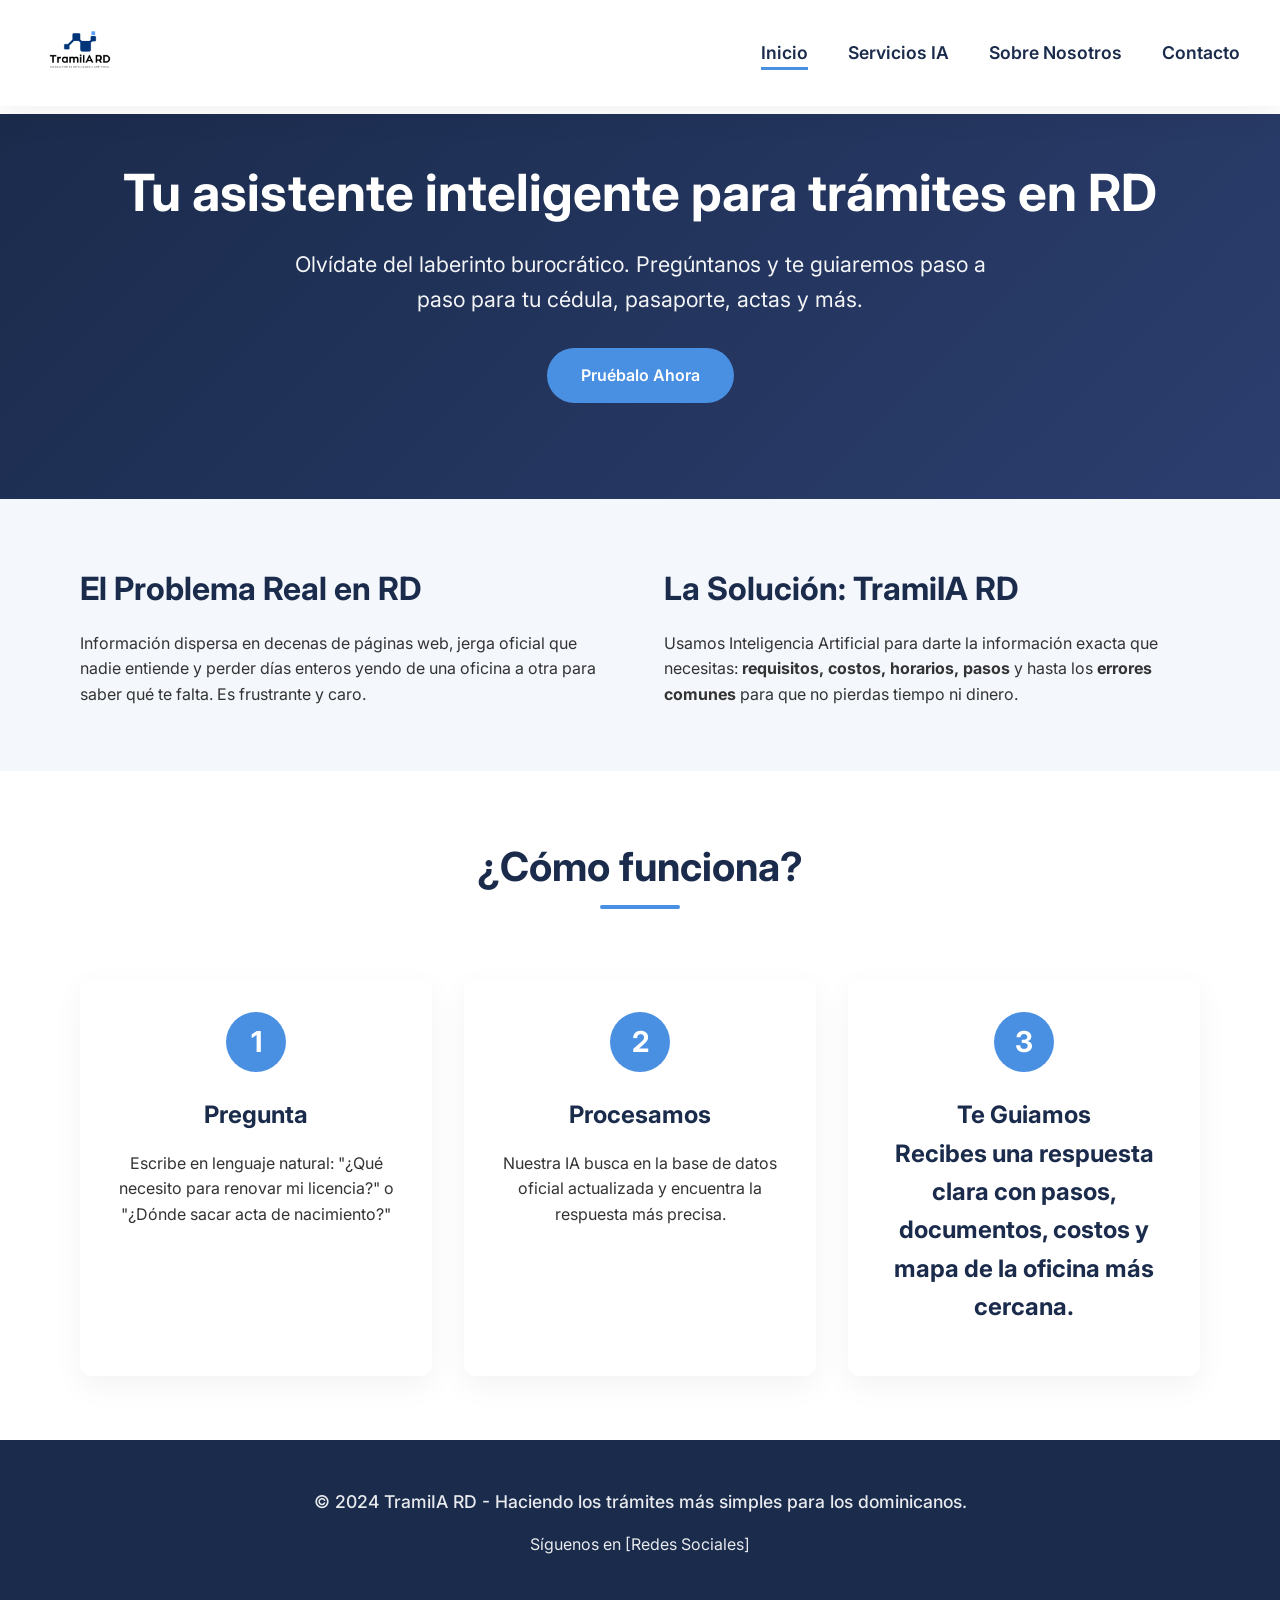
<file: index.html>
<!DOCTYPE html>
<html lang="es">
<head>
    <meta charset="UTF-8">
    <meta name="viewport" content="width=device-width, initial-scale=1.0">
    <title>TramiIA RD - Inicio</title>
    <link rel="stylesheet" href="css/estilo.css">
    <link rel="preconnect" href="https://fonts.googleapis.com">
    <link rel="preconnect" href="https://fonts.gstatic.com" crossorigin>
    <link href="https://fonts.googleapis.com/css2?family=Inter:opsz,wght@14..32,400;14..32,600;14..32,700&display=swap" rel="stylesheet">
</head>
<body>
    <header class="header">
        <div class="container header-container">
            <div class="logo">
                <img src="imagenes/TramiIA RD.jpg" alt="Logo TramiIA RD" width="150">
            </div>
            <nav class="nav-menu">
                <ul>
                    <li><a href="index.html" class="active">Inicio</a></li>
                    <li><a href="servicios.html">Servicios IA</a></li>
                    <li><a href="sobre-nosotros.html">Sobre Nosotros</a></li>
                    <li><a href="contacto.html">Contacto</a></li>
                </ul>
            </nav>
        </div>
    </header>

    <main>
        <section class="hero">
            <div class="container hero-content">
                <h1>Tu asistente inteligente para trámites en RD</h1>
                <p>Olvídate del laberinto burocrático. Pregúntanos y te guiaremos paso a paso para tu cédula, pasaporte, actas y más.</p>
                <a href="servicios.html" class="btn btn-primary">Pruébalo Ahora</a>
            </div>
        </section>

        <section class="problema-solucion">
            <div class="container grid-2">
                <div class="problema">
                    <h2>El Problema Real en RD</h2>
                    <p>Información dispersa en decenas de páginas web, jerga oficial que nadie entiende y perder días enteros yendo de una oficina a otra para saber qué te falta. Es frustrante y caro.</p>
                </div>
                <div class="solucion">
                    <h2>La Solución: TramiIA RD</h2>
                    <p>Usamos Inteligencia Artificial para darte la información exacta que necesitas: <strong>requisitos, costos, horarios, pasos</strong> y hasta los <strong>errores comunes</strong> para que no pierdas tiempo ni dinero.</p>
                </div>
            </div>
        </section>

        <section class="como-funciona">
            <div class="container">
                <h2>¿Cómo funciona?</h2>
                <div class="pasos-grid">
                    <div class="paso">
                        <span class="numero-paso">1</span>
                        <h3>Pregunta</h3>
                        <p>Escribe en lenguaje natural: "¿Qué necesito para renovar mi licencia?" o "¿Dónde sacar acta de nacimiento?"</p>
                    </div>
                    <div class="paso">
                        <span class="numero-paso">2</span>
                        <h3>Procesamos</h3>
                        <p>Nuestra IA busca en la base de datos oficial actualizada y encuentra la respuesta más precisa.</p>
                    </div>
                    <div class="paso">
                        <span class="numero-paso">3</span>
                        <h3>Te Guiamos</p>
                        <p>Recibes una respuesta clara con pasos, documentos, costos y mapa de la oficina más cercana.</p>
                    </div>
                </div>
            </div>
        </section>
    </main>

    <footer class="footer">
        <div class="container footer-content">
            <p>&copy; 2024 TramiIA RD - Haciendo los trámites más simples para los dominicanos.</p>
            <p>Síguenos en [Redes Sociales]</p>
        </div>
    </footer>
</body>
</html>
</file>
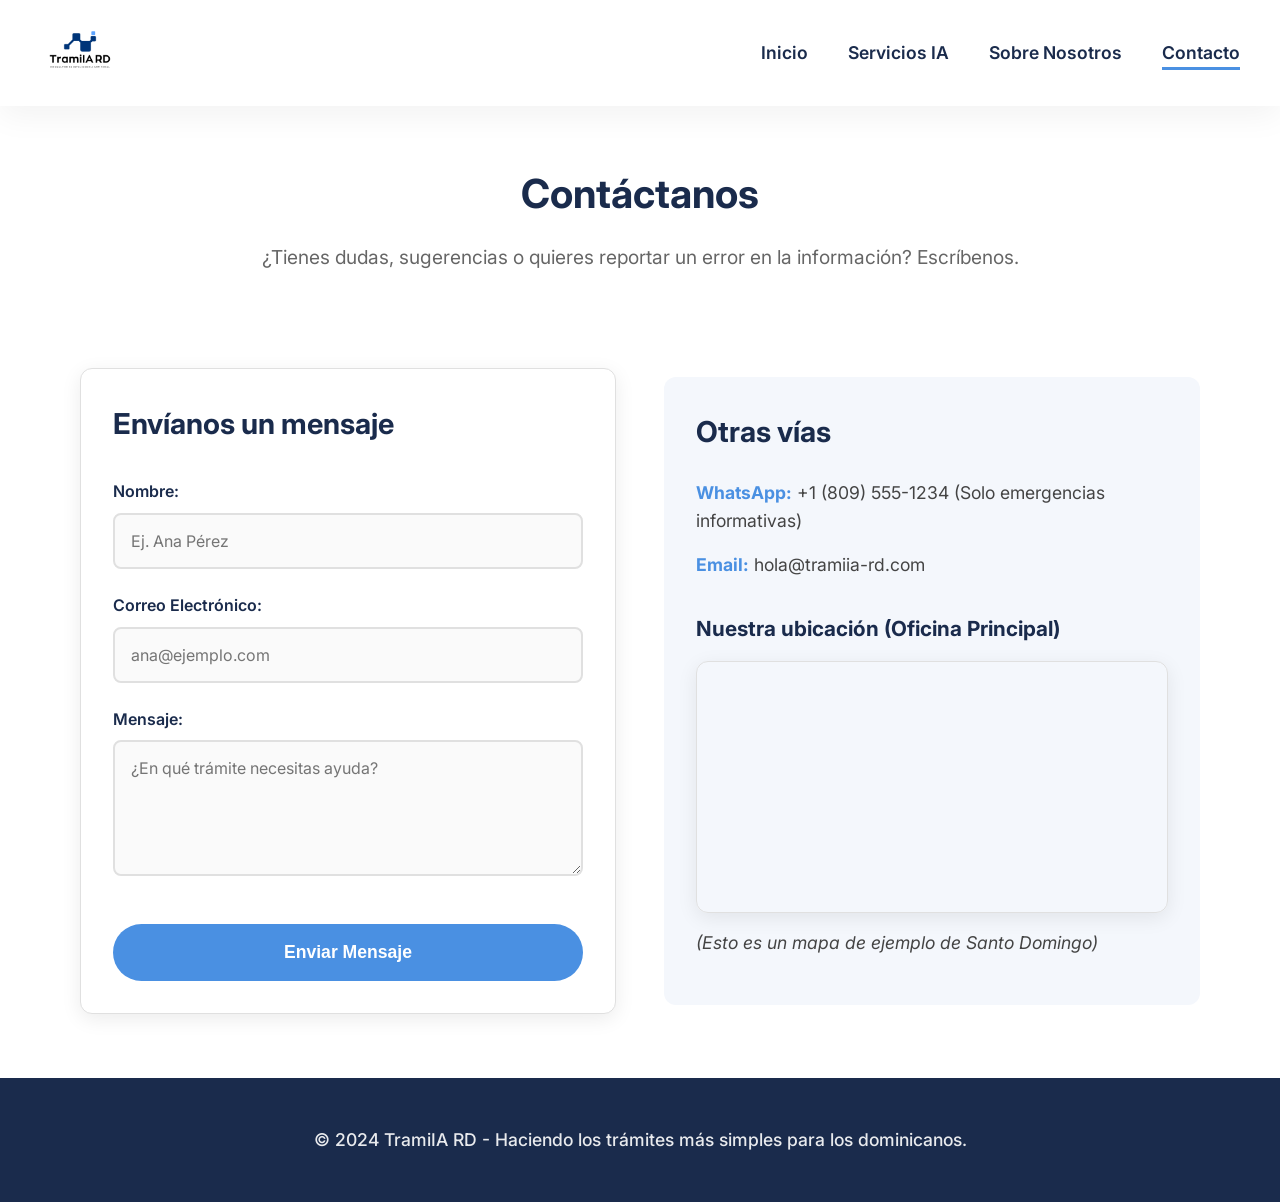
<file: contacto.html>
<!DOCTYPE html>
<html lang="es">
<head>
    <meta charset="UTF-8">
    <meta name="viewport" content="width=device-width, initial-scale=1.0">
    <title>TramiIA RD - Contacto</title>
    <link rel="stylesheet" href="css/estilo.css">
    <link rel="preconnect" href="https://fonts.googleapis.com">
    <link rel="preconnect" href="https://fonts.gstatic.com" crossorigin>
    <link href="https://fonts.googleapis.com/css2?family=Inter:opsz,wght@14..32,400;14..32,600;14..32,700&display=swap" rel="stylesheet">
</head>
<body>
    <header class="header">
        <div class="container header-container">
            <div class="logo">
                <img src="imagenes/TramiIA RD.jpg" alt="Logo TramiIA RD" width="150">
            </div>
            <nav class="nav-menu">
                <ul>
                    <li><a href="index.html">Inicio</a></li>
                    <li><a href="servicios.html">Servicios IA</a></li>
                    <li><a href="sobre-nosotros.html">Sobre Nosotros</a></li>
                    <li><a href="contacto.html" class="active">Contacto</a></li>
                </ul>
            </nav>
        </div>
    </header>

    <main>
        <section class="page-title">
            <div class="container">
                <h1>Contáctanos</h1>
                <p>¿Tienes dudas, sugerencias o quieres reportar un error en la información? Escríbenos.</p>
            </div>
        </section>

        <section class="contacto-grid">
            <div class="container grid-2">
                <!-- Formulario de Contacto -->
                <div class="formulario-contacto">
                    <h2>Envíanos un mensaje</h2>
                    <form action="#" method="post">
                        <div class="campo">
                            <label for="nombre">Nombre:</label>
                            <input type="text" id="nombre" name="nombre" placeholder="Ej. Ana Pérez" required>
                        </div>
                        <div class="campo">
                            <label for="correo">Correo Electrónico:</label>
                            <input type="email" id="correo" name="correo" placeholder="ana@ejemplo.com" required>
                        </div>
                        <div class="campo">
                            <label for="mensaje">Mensaje:</label>
                            <textarea id="mensaje" name="mensaje" rows="5" placeholder="¿En qué trámite necesitas ayuda?" required></textarea>
                        </div>
                        <button type="submit" class="btn btn-primary">Enviar Mensaje</button>
                    </form>
                </div>

                <!-- Otros medios de contacto y Mapa -->
                <div class="info-contacto-mapa">
                    <h2>Otras vías</h2>
                    <p><strong>WhatsApp:</strong> +1 (809) 555-1234 (Solo emergencias informativas)</p>
                    <p><strong>Email:</strong> hola@tramiia-rd.com</p>
                    <div class="mapa-placeholder">
                        <h3>Nuestra ubicación (Oficina Principal)</h3>
                        <div class="mapa-falso">
                            <iframe src="https://www.google.com/maps/embed?pb=!1m18!1m12!1m3!1d30262.55043259054!2d-69.942085!3d18.480187!2m3!1f0!2f0!3f0!3m2!1i1024!2i768!4f13.1!3m3!1m2!1s0x8eaf89f5b1b1b1b1%3A0x8eaf89f5b1b1b1b1!2sSanto%20Domingo!5e0!3m2!1ses!2sdo!4v1678900000000!5m2!1ses!2sdo" width="100%" height="250" style="border:0;" allowfullscreen="" loading="lazy" referrerpolicy="no-referrer-when-downgrade"></iframe>
                        </div>
                        <p class="nota-mapa"><em>(Esto es un mapa de ejemplo de Santo Domingo)</em></p>
                    </div>
                </div>
            </div>
        </section>
    </main>

    <footer class="footer">
        <div class="container footer-content">
            <p>&copy; 2024 TramiIA RD - Haciendo los trámites más simples para los dominicanos.</p>
        </div>
    </footer>
</body>
</html>
</file>
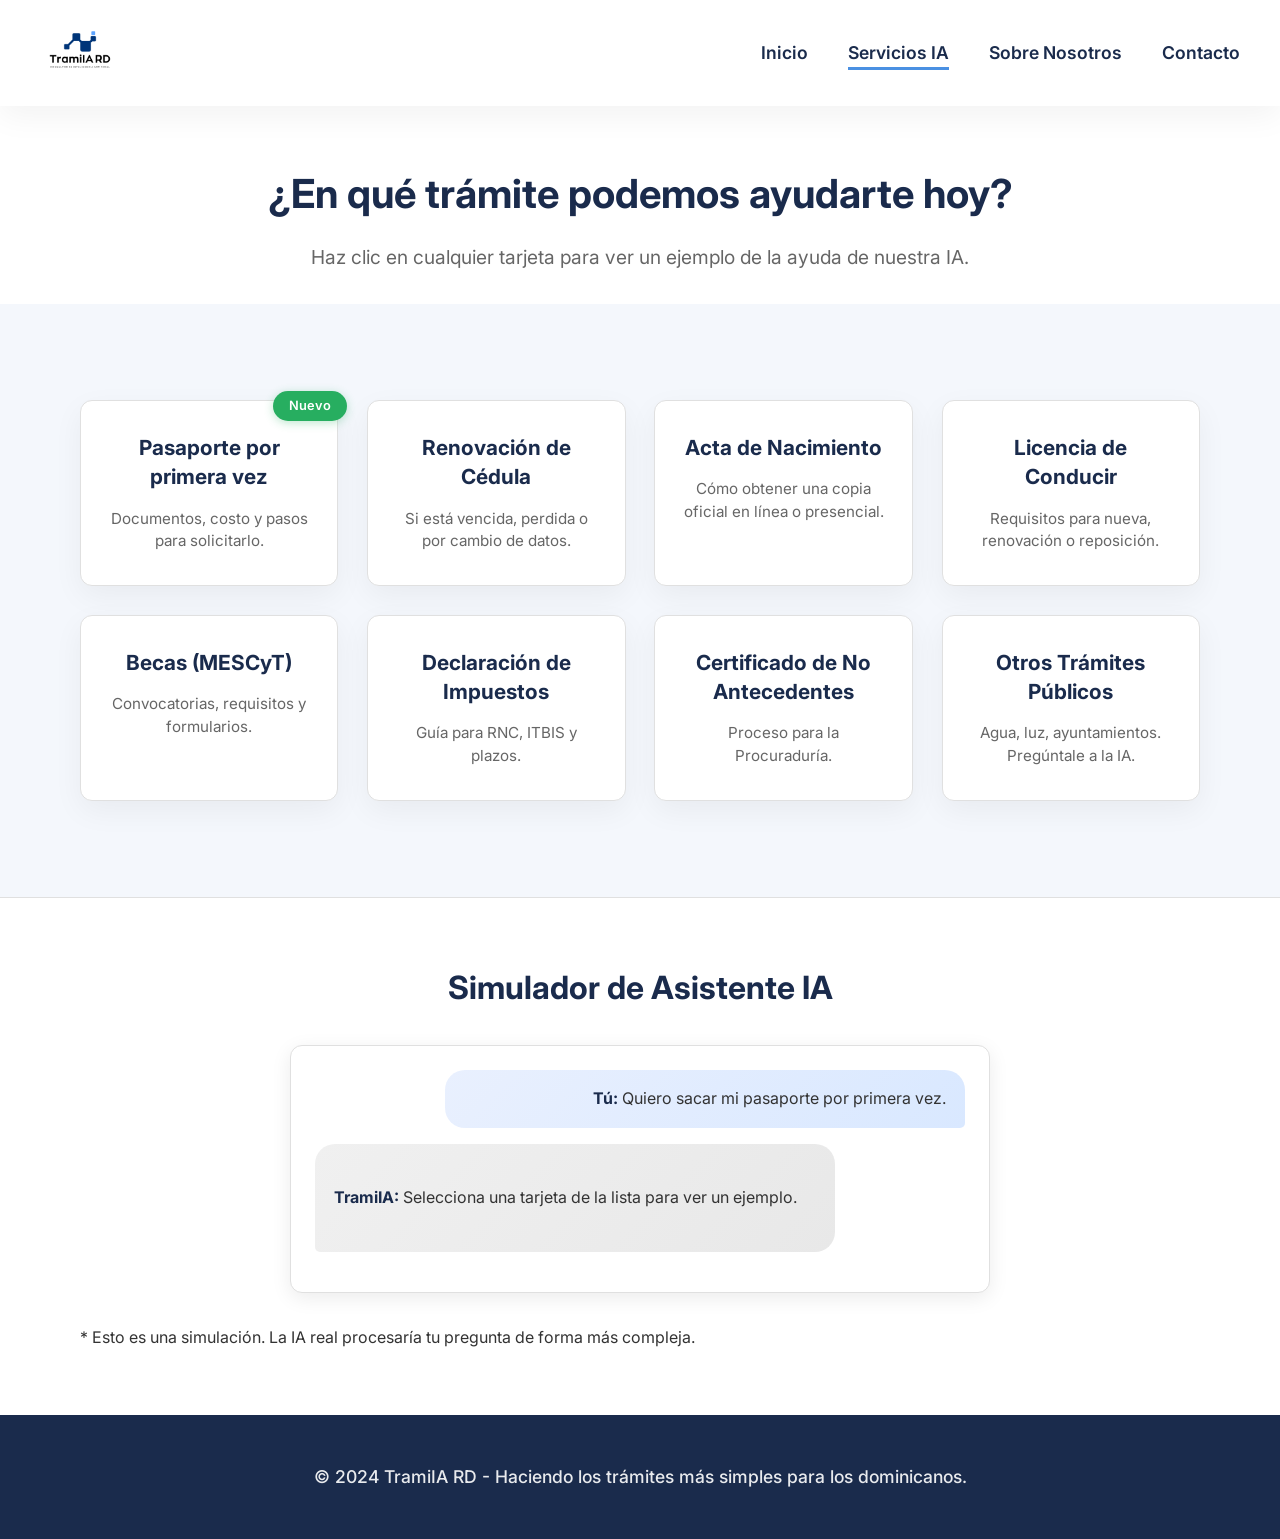
<file: servicios.html>
<!DOCTYPE html>
<html lang="es">
<head>
    <meta charset="UTF-8">
    <meta name="viewport" content="width=device-width, initial-scale=1.0">
    <title>TramiIA RD - Servicios IA</title>
    <link rel="stylesheet" href="css/estilo.css">
    <link rel="preconnect" href="https://fonts.googleapis.com">
    <link rel="preconnect" href="https://fonts.gstatic.com" crossorigin>
    <link href="https://fonts.googleapis.com/css2?family=Inter:opsz,wght@14..32,400;14..32,600;14..32,700&display=swap" rel="stylesheet">
</head>
<body>
    <header class="header">
        <div class="container header-container">
            <div class="logo">
                <img src="imagenes/TramiIA RD.jpg" alt="Logo TramiIA RD" width="150">
            </div>
            <nav class="nav-menu">
                <ul>
                    <li><a href="index.html">Inicio</a></li>
                    <li><a href="servicios.html" class="active">Servicios IA</a></li>
                    <li><a href="sobre-nosotros.html">Sobre Nosotros</a></li>
                    <li><a href="contacto.html">Contacto</a></li>
                </ul>
            </nav>
        </div>
    </header>

    <main>
        <section class="page-title">
            <div class="container">
                <h1>¿En qué trámite podemos ayudarte hoy?</h1>
                <p>Haz clic en cualquier tarjeta para ver un ejemplo de la ayuda de nuestra IA.</p>
            </div>
        </section>

        <!-- Grid de 8 Tarjetas (Servicios/Productos) -->
        <section class="servicios-grid-section">
            <div class="container">
                <div class="tarjetas-grid">
                    <!-- Tarjeta 1: Pasaporte -->
                    <div class="tarjeta" onclick="mostrarEjemploIA('pasaporte')">
                        <h3>Pasaporte por primera vez</h3>
                        <p>Documentos, costo y pasos para solicitarlo.</p>
                        <span class="badge">Nuevo</span>
                    </div>
                    <!-- Tarjeta 2: Cédula -->
                    <div class="tarjeta" onclick="mostrarEjemploIA('cedula')">
                        <h3>Renovación de Cédula</h3>
                        <p>Si está vencida, perdida o por cambio de datos.</p>
                    </div>
                    <!-- Tarjeta 3: Acta de Nacimiento -->
                    <div class="tarjeta" onclick="mostrarEjemploIA('acta')">
                        <h3>Acta de Nacimiento</h3>
                        <p>Cómo obtener una copia oficial en línea o presencial.</p>
                    </div>
                    <!-- Tarjeta 4: Licencia de Conducir -->
                    <div class="tarjeta" onclick="mostrarEjemploIA('licencia')">
                        <h3>Licencia de Conducir</h3>
                        <p>Requisitos para nueva, renovación o reposición.</p>
                    </div>
                    <!-- Tarjeta 5: Becas Estudiantiles -->
                    <div class="tarjeta" onclick="mostrarEjemploIA('becas')">
                        <h3>Becas (MESCyT)</h3>
                        <p>Convocatorias, requisitos y formularios.</p>
                    </div>
                    <!-- Tarjeta 6: Impuestos Internos (DGII) -->
                    <div class="tarjeta" onclick="mostrarEjemploIA('impuestos')">
                        <h3>Declaración de Impuestos</h3>
                        <p>Guía para RNC, ITBIS y plazos.</p>
                    </div>
                    <!-- Tarjeta 7: Certificaciones de buena conducta -->
                    <div class="tarjeta" onclick="mostrarEjemploIA('certificado')">
                        <h3>Certificado de No Antecedentes</h3>
                        <p>Proceso para la Procuraduría.</p>
                    </div>
                    <!-- Tarjeta 8: Solicitudes generales -->
                    <div class="tarjeta" onclick="mostrarEjemploIA('solicitud')">
                        <h3>Otros Trámites Públicos</h3>
                        <p>Agua, luz, ayuntamientos. Pregúntale a la IA.</p>
                    </div>
                </div>
            </div>
        </section>

        <!-- Simulación de Respuesta de la IA -->
        <section class="ia-demo">
            <div class="container ia-demo-container">
                <h2>Simulador de Asistente IA</h2>
                <div class="chat-simulado">
                    <div class="mensaje usuario">
                        <p><strong>Tú:</strong> Quiero sacar mi pasaporte por primera vez.</p>
                    </div>
                    <div class="mensaje ia" id="respuesta-ia">
                        <p><strong>TramiIA:</strong> <span id="ia-texto">Selecciona una tarjeta de la lista para ver un ejemplo.</span></p>
                    </div>
                </div>
                <p class="nota">* Esto es una simulación. La IA real procesaría tu pregunta de forma más compleja.</p>
            </div>
        </section>
    </main>

    <footer class="footer">
        <div class="container footer-content">
            <p>&copy; 2024 TramiIA RD - Haciendo los trámites más simples para los dominicanos.</p>
        </div>
    </footer>

    <!-- Pequeño script para la simulación -->
    <script>
        function mostrarEjemploIA(servicio) {
            const iaTextElement = document.getElementById('ia-texto');
            let mensaje = "";

            switch(servicio) {
                case 'pasaporte':
                    mensaje = "Para tu **Pasaporte por primera vez**:\n1. Requisitos: Acta de nacimiento original, cédula vigente, y solicitud completada.\n2. Costo: Aprox. RD$ 2,500.\n3. Pasos: Ir a la DGP, tomar foto y pagar.\n4. Oficina: Sede Central en la Av. México.\n5. Error común: Llevar acta con más de 60 días de emitida.";
                    break;
                case 'cedula':
                    mensaje = "Para **Renovar tu Cédula**:\n- Requisitos: Acta de nacimiento (si es cambio) y cédula anterior.\n- Costo: RD$ 500 - RD$ 800.\n- Dónde: En cualquier oficina de la JCE.\n- Horarios: 8:00 AM - 4:00 PM.";
                    break;
                case 'acta':
                    mensaje = "Para una **Copia de Acta de Nacimiento**:\n- Puedes hacerlo online en la web de la JCE.\n- Costo: RD$ 300.\n- Necesitas tu cédula y correo electrónico.\n- En persona: Oficialías del Estado Civil.";
                    break;
                case 'licencia':
                    mensaje = "Para **Nueva Licencia de Conducir**:\n1. Requisitos: Cédula, certificado médico (INTRANT), haber pagado el curso.\n2. Costo: RD$ 2,000.\n3. Pasos: Solicitar cita en línea e ir a un centro del INTRANT.";
                    break;
                default:
                    mensaje = "Claro, podemos ayudarte con ese trámite. Por favor, sé más específico para darte la información detallada.";
            }
            iaTextElement.innerText = mensaje;
            // Pequeña animación extra para la respuesta
            document.getElementById('respuesta-ia').style.animation = 'none';
            setTimeout(() => {
                document.getElementById('respuesta-ia').style.animation = 'fadeInUp 0.5s ease-out';
            }, 10);
        }
    </script>
</body>
</html>
</file>
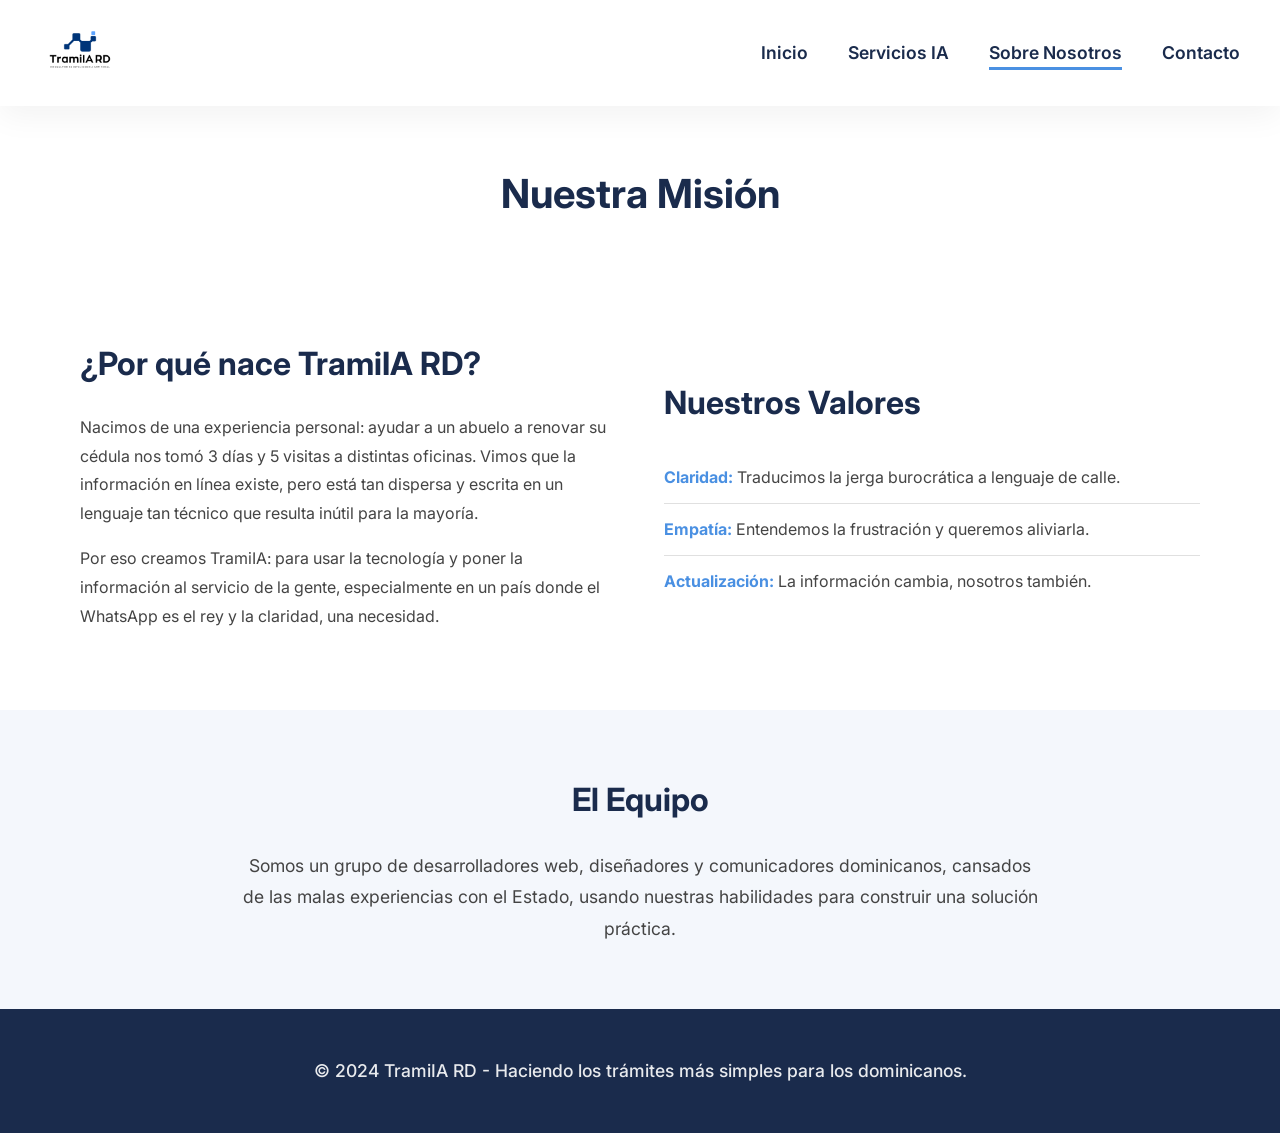
<file: sobre-nosotros.html>
<!DOCTYPE html>
<html lang="es">
<head>
    <meta charset="UTF-8">
    <meta name="viewport" content="width=device-width, initial-scale=1.0">
    <title>TramiIA RD - Sobre Nosotros</title>
    <link rel="stylesheet" href="css/estilo.css">
    <link rel="preconnect" href="https://fonts.googleapis.com">
    <link rel="preconnect" href="https://fonts.gstatic.com" crossorigin>
    <link href="https://fonts.googleapis.com/css2?family=Inter:opsz,wght@14..32,400;14..32,600;14..32,700&display=swap" rel="stylesheet">
</head>
<body>
    <header class="header">
        <div class="container header-container">
            <div class="logo">
                <img src="imagenes/TramiIA RD.jpg" alt="Logo TramiIA RD" width="150">
            </div>
            <nav class="nav-menu">
                <ul>
                    <li><a href="index.html">Inicio</a></li>
                    <li><a href="servicios.html">Servicios IA</a></li>
                    <li><a href="sobre-nosotros.html" class="active">Sobre Nosotros</a></li>
                    <li><a href="contacto.html">Contacto</a></li>
                </ul>
            </nav>
        </div>
    </header>

    <main>
        <section class="page-title">
            <div class="container">
                <h1>Nuestra Misión</h1>
            </div>
        </section>

        <section class="sobre-grid">
            <div class="container grid-2">
                <article class="historia">
                    <h2>¿Por qué nace TramiIA RD?</h2>
                    <p>Nacimos de una experiencia personal: ayudar a un abuelo a renovar su cédula nos tomó 3 días y 5 visitas a distintas oficinas. Vimos que la información en línea existe, pero está tan dispersa y escrita en un lenguaje tan técnico que resulta inútil para la mayoría.</p>
                    <p>Por eso creamos TramiIA: para usar la tecnología y poner la información al servicio de la gente, especialmente en un país donde el WhatsApp es el rey y la claridad, una necesidad.</p>
                </article>
                <div class="valores">
                    <h2>Nuestros Valores</h2>
                    <ul>
                        <li><strong>Claridad:</strong> Traducimos la jerga burocrática a lenguaje de calle.</li>
                        <li><strong>Empatía:</strong> Entendemos la frustración y queremos aliviarla.</li>
                        <li><strong>Actualización:</strong> La información cambia, nosotros también.</li>
                    </ul>
                </div>
            </div>
        </section>

        <section class="equipo">
            <div class="container">
                <h2>El Equipo</h2>
                <p>Somos un grupo de desarrolladores web, diseñadores y comunicadores dominicanos, cansados de las malas experiencias con el Estado, usando nuestras habilidades para construir una solución práctica.</p>
            </div>
        </section>
    </main>

    <footer class="footer">
        <div class="container footer-content">
            <p>&copy; 2024 TramiIA RD - Haciendo los trámites más simples para los dominicanos.</p>
        </div>
    </footer>
</body>
</html>
</file>
<file: css/estilo.css>
* {
    margin: 0;
    padding: 0;
    box-sizing: border-box;
}

:root {
    --azul-marino: #1A2B4C;
    --azul-claro: #4A90E2;
    --blanco: #FFFFFF;
    --gris-fondo: #F4F7FC;
    --verde-exito: #27AE60;
    --sombra-suave: 0 10px 30px rgba(0,0,0,0.05);
    --sombra-media: 0 5px 20px rgba(0,0,0,0.08);
    --borde-redondeado: 12px;
    --borde-redondeado-sm: 8px;
    --fuente-principal: 'Inter', sans-serif;
    --header-height: 100px;
    --header-height-mobile: 90px;
    --spacing-section: 4rem;
    --spacing-section-mobile: 2.5rem;
}


body {
    font-family: var(--fuente-principal);
    background-color: var(--blanco);
    color: #333;
    line-height: 1.6;
    overflow-x: hidden;
}

html {
    scroll-padding-top: var(--header-height);
    scroll-behavior: smooth;
}


.container {
    width: 90%;
    max-width: 1200px;
    margin: 0 auto;
    padding: 0 1rem;
}

.btn {
    display: inline-block;
    padding: 0.8rem 2rem;
    border-radius: 50px;
    text-decoration: none;
    font-weight: 600;
    transition: all 0.3s ease;
    border: 2px solid transparent;
    cursor: pointer;
    font-size: 1rem;
    text-align: center;
}

.btn-primary {
    background-color: var(--azul-claro);
    color: var(--blanco);
}

.btn-primary:hover {
    background-color: var(--azul-marino);
    transform: scale(1.05);
    box-shadow: 0 5px 15px rgba(74, 144, 226, 0.4);
}

.btn-secondary {
    background-color: transparent;
    color: var(--azul-marino);
    border: 2px solid var(--azul-claro);
}

.btn-secondary:hover {
    background-color: var(--azul-claro);
    color: var(--blanco);
}


.header {
    background-color: var(--blanco);
    box-shadow: var(--sombra-suave);
    position: sticky;
    top: 0;
    z-index: 1000;
    height: auto;
    min-height: var(--header-height);
    display: flex;
    align-items: center;
    width: 100%;
}

.header-container {
    display: flex;
    justify-content: space-between;
    align-items: center;
    width: 100%;
    padding: 0.8rem 0;
}


.logo {
    display: flex;
    align-items: center;
    flex-shrink: 0;
    max-height: 90px;
}

.logo img {
    height: auto;
    max-height: 80px;
    width: auto;
    max-width: 280px;
    object-fit: contain;
    display: block;
}


.logo img[style*="horizontal"],
.logo.horizontal img {
    max-height: 70px;
    max-width: 320px;
}


.logo.square img,
.logo img[style*="square"] {
    max-height: 70px;
    max-width: 70px;
}

.nav-menu {
    display: flex;
    align-items: center;
}

.nav-menu ul {
    display: flex;
    list-style: none;
    gap: 2.5rem;
    margin: 0;
    padding: 0;
    align-items: center;
}

.nav-menu li {
    line-height: 1;
}

.nav-menu a {
    text-decoration: none;
    color: var(--azul-marino);
    font-weight: 600;
    padding: 0.5rem 0;
    display: block;
    font-size: 1.1rem; 
    position: relative;
    transition: color 0.3s ease;
}

.nav-menu a::after {
    content: '';
    position: absolute;
    bottom: 0;
    left: 0;
    width: 0;
    height: 3px;
    background-color: var(--azul-claro);
    transition: width 0.3s ease;
}

.nav-menu a:hover::after,
.nav-menu a.active::after {
    width: 100%;
}

.nav-menu a:hover {
    color: var(--azul-claro);
}


main {
    padding-top: 0.5rem;
    min-height: calc(100vh - var(--header-height) - 200px);
}

.page-title {
    padding: 3rem 0 2rem 0;
    text-align: center;
}

.page-title h1 {
    font-size: 2.5rem;
    color: var(--azul-marino);
    margin-bottom: 1rem;
    font-weight: 700;
}

.page-title p {
    font-size: 1.2rem;
    color: #666;
    max-width: 800px;
    margin: 0 auto;
}


section {
    padding: var(--spacing-section) 0;
}

section:first-of-type {
    padding-top: calc(var(--spacing-section) - 1rem);
}


.hero {
    background: linear-gradient(135deg, var(--azul-marino) 0%, #2c3e6e 100%);
    color: var(--blanco);
    padding: 6rem 0;
    text-align: center;
    margin: 0;
}

.hero h1 {
    font-size: clamp(2.2rem, 5vw, 3.2rem);
    margin-bottom: 1.5rem;
    font-weight: 700;
    line-height: 1.2;
}

.hero p {
    font-size: clamp(1.1rem, 3vw, 1.35rem);
    max-width: 700px;
    margin: 0 auto 2rem;
    opacity: 0.95;
}


.grid-2 {
    display: grid;
    grid-template-columns: repeat(2, 1fr);
    gap: 3rem;
    align-items: center;
}


.problema-solucion {
    background-color: var(--gris-fondo);
}

.problema h2,
.solucion h2 {
    color: var(--azul-marino);
    margin-bottom: 1rem;
    font-size: 2rem;
}


.como-funciona {
    text-align: center;
    background-color: var(--blanco);
}

.como-funciona h2 {
    font-size: 2.5rem;
    color: var(--azul-marino);
    margin-bottom: 3rem;
    position: relative;
    display: inline-block;
}

.como-funciona h2::after {
    content: '';
    position: absolute;
    bottom: -10px;
    left: 50%;
    transform: translateX(-50%);
    width: 80px;
    height: 4px;
    background-color: var(--azul-claro);
    border-radius: 2px;
}

.pasos-grid {
    display: grid;
    grid-template-columns: repeat(3, 1fr);
    gap: 2rem;
    margin-top: 2rem;
}

.paso {
    background-color: var(--blanco);
    padding: 2rem;
    border-radius: var(--borde-redondeado);
    box-shadow: var(--sombra-suave);
    transition: all 0.3s ease;
    border: 1px solid transparent;
}

.paso:hover {
    transform: translateY(-10px);
    box-shadow: var(--sombra-media);
    border-color: var(--azul-claro);
}

.numero-paso {
    display: inline-block;
    width: 60px;
    height: 60px;
    background-color: var(--azul-claro);
    color: var(--blanco);
    border-radius: 50%;
    font-size: 1.8rem;
    font-weight: bold;
    line-height: 60px;
    margin-bottom: 1.5rem;
    transition: all 0.3s ease;
}

.paso:hover .numero-paso {
    background-color: var(--azul-marino);
    transform: rotate(360deg);
}

.paso h3 {
    color: var(--azul-marino);
    margin-bottom: 1rem;
    font-size: 1.5rem;
}


.servicios-grid-section {
    background-color: var(--gris-fondo);
}

.tarjetas-grid {
    display: grid;
    grid-template-columns: repeat(4, 1fr);
    gap: 1.8rem;
    margin: 2rem 0;
}

.tarjeta {
    background: var(--blanco);
    border: 1px solid #e0e0e0;
    border-radius: var(--borde-redondeado);
    padding: 2rem 1.5rem;
    text-align: center;
    cursor: pointer;
    transition: all 0.3s ease;
    box-shadow: var(--sombra-suave);
    position: relative;
    display: flex;
    flex-direction: column;
    gap: 1rem;
}

.tarjeta:hover {
    border-color: var(--azul-claro);
    box-shadow: 0 8px 25px rgba(74, 144, 226, 0.15);
    transform: translateY(-5px);
}

.tarjeta h3 {
    color: var(--azul-marino);
    font-size: 1.3rem;
    margin: 0;
    line-height: 1.4;
}

.tarjeta p {
    color: #666;
    font-size: 0.95rem;
    margin: 0;
    line-height: 1.5;
}

.tarjeta .badge {
    position: absolute;
    top: -10px;
    right: -10px;
    background-color: var(--verde-exito);
    color: white;
    padding: 0.3rem 1rem;
    border-radius: 20px;
    font-size: 0.8rem;
    font-weight: 600;
    box-shadow: 0 2px 10px rgba(39, 174, 96, 0.3);
}


.ia-demo {
    background-color: var(--blanco);
    border-top: 1px solid #e0e0e0;
}

.ia-demo h2 {
    text-align: center;
    color: var(--azul-marino);
    font-size: 2rem;
    margin-bottom: 2rem;
}

.chat-simulado {
    max-width: 700px;
    margin: 2rem auto;
    background-color: var(--blanco);
    border-radius: var(--borde-redondeado);
    padding: 1.5rem;
    box-shadow: var(--sombra-media);
    border: 1px solid #e0e0e0;
}

.mensaje {
    padding: 1rem 1.2rem;
    margin-bottom: 1rem;
    border-radius: 20px;
    max-width: 80%;
    word-wrap: break-word;
}

.mensaje.usuario {
    background: linear-gradient(135deg, #e9f0fe 0%, #d9e8ff 100%);
    text-align: right;
    margin-left: auto;
    border-bottom-right-radius: 5px;
}

.mensaje.ia {
    background: linear-gradient(135deg, #f0f0f0 0%, #e8e8e8 100%);
    text-align: left;
    margin-right: auto;
    border-bottom-left-radius: 5px;
    white-space: pre-line;
}

.mensaje p {
    margin: 0;
}

.mensaje strong {
    color: var(--azul-marino);
}


@keyframes fadeInUp {
    from {
        opacity: 0;
        transform: translateY(20px);
    }
    to {
        opacity: 1;
        transform: translateY(0);
    }
}

.mensaje.ia {
    animation: fadeInUp 0.5s ease-out;
}


.sobre-grid {
    background-color: var(--blanco);
}

.historia h2,
.valores h2 {
    color: var(--azul-marino);
    margin-bottom: 1.5rem;
    font-size: 2rem;
}

.historia p {
    margin-bottom: 1rem;
    line-height: 1.8;
    color: #444;
}

.valores ul {
    list-style: none;
    padding: 0;
}

.valores li {
    padding: 0.8rem 0;
    border-bottom: 1px solid #e0e0e0;
    color: #444;
}

.valores li:last-child {
    border-bottom: none;
}

.valores strong {
    color: var(--azul-claro);
}

.equipo {
    background-color: var(--gris-fondo);
    text-align: center;
}

.equipo h2 {
    color: var(--azul-marino);
    font-size: 2rem;
    margin-bottom: 1.5rem;
}

.equipo p {
    max-width: 800px;
    margin: 0 auto;
    font-size: 1.1rem;
    color: #444;
    line-height: 1.8;
}


.contacto-grid {
    background-color: var(--blanco);
}

.formulario-contacto {
    background-color: var(--blanco);
    border-radius: var(--borde-redondeado);
    padding: 2rem;
    box-shadow: var(--sombra-media);
    border: 1px solid #e0e0e0;
}

.formulario-contacto h2 {
    color: var(--azul-marino);
    margin-bottom: 2rem;
    font-size: 1.8rem;
}

.campo {
    margin-bottom: 1.5rem;
}

.campo label {
    display: block;
    font-weight: 600;
    margin-bottom: 0.5rem;
    color: var(--azul-marino);
}

.campo input,
.campo textarea {
    width: 100%;
    padding: 1rem;
    border: 2px solid #e0e0e0;
    border-radius: var(--borde-redondeado-sm);
    font-family: inherit;
    font-size: 1rem;
    transition: all 0.3s ease;
    background-color: #fafafa;
}

.campo input:focus,
.campo textarea:focus {
    border-color: var(--azul-claro);
    outline: none;
    box-shadow: 0 0 0 4px rgba(74, 144, 226, 0.1);
    background-color: var(--blanco);
}

.campo input:hover,
.campo textarea:hover {
    border-color: var(--azul-claro);
}

.formulario-contacto button {
    width: 100%;
    padding: 1rem;
    font-size: 1.1rem;
    margin-top: 1rem;
}


.info-contacto-mapa {
    padding: 2rem;
    background-color: var(--gris-fondo);
    border-radius: var(--borde-redondeado);
}

.info-contacto-mapa h2 {
    color: var(--azul-marino);
    margin-bottom: 1.5rem;
    font-size: 1.8rem;
}

.info-contacto-mapa p {
    margin-bottom: 1rem;
    font-size: 1.1rem;
    color: #444;
}

.info-contacto-mapa strong {
    color: var(--azul-claro);
}

.mapa-placeholder {
    margin-top: 2rem;
}

.mapa-placeholder h3 {
    color: var(--azul-marino);
    margin-bottom: 1rem;
    font-size: 1.3rem;
}

.mapa-falso {
    border-radius: var(--borde-redondeado);
    overflow: hidden;
    margin: 1rem 0;
    box-shadow: var(--sombra-media);
    border: 1px solid #e0e0e0;
}

.mapa-falso iframe {
    display: block;
    width: 100%;
    height: 250px;
    border: 0;
}

.nota-mapa {
    font-size: 0.9rem;
    color: #888;
    font-style: italic;
    margin-top: 0.5rem;
}


.footer {
    background-color: var(--azul-marino);
    color: var(--blanco);
    text-align: center;
    padding: 3rem 0;
    margin-top: 0;
    width: 100%;
}

.footer-content {
    display: flex;
    flex-direction: column;
    gap: 1rem;
    align-items: center;
}

.footer p {
    margin: 0;
    font-size: 1rem;
    opacity: 0.9;
}

.footer p:first-child {
    font-size: 1.1rem;
    font-weight: 500;
}


@media (max-width: 992px) {
    :root {
        --header-height: 90px;
        --spacing-section: 3rem;
    }
    
    .logo img {
        max-height: 70px;
        max-width: 240px;
    }
    
    .nav-menu ul {
        gap: 1.8rem;
    }
    
    .nav-menu a {
        font-size: 1rem;
    }
    
    .tarjetas-grid {
        grid-template-columns: repeat(3, 1fr);
        gap: 1.5rem;
    }
    
    .pasos-grid {
        gap: 1.5rem;
    }
    
    .page-title h1 {
        font-size: 2.2rem;
    }
}


@media (max-width: 768px) {
    :root {
        --header-height: auto;
        --spacing-section: 2.5rem;
        --spacing-section-mobile: 2rem;
    }
    
    .header {
        min-height: var(--header-height-mobile);
    }
    
    .header-container {
        flex-direction: column;
        padding: 1.2rem 0; 
        gap: 1rem;
    }
    
    .logo {
        margin-bottom: 0.5rem;
    }
    
    .logo img {
        max-height: 65px; 
        max-width: 220px; 
    }
    
    .nav-menu ul {
        gap: 1.2rem;
        justify-content: center;
        flex-wrap: wrap;
    }
    
    .nav-menu a {
        font-size: 1rem;
        padding: 0.4rem 0.8rem;
    }
    
    .grid-2 {
        grid-template-columns: 1fr;
        gap: 2rem;
    }
    
    .pasos-grid {
        grid-template-columns: 1fr;
        gap: 1.5rem;
        max-width: 400px;
        margin-left: auto;
        margin-right: auto;
    }
    
    .tarjetas-grid {
        grid-template-columns: repeat(2, 1fr);
        gap: 1.2rem;
    }
    
    .hero {
        padding: 4rem 0; 
    }
    
    .hero h1 {
        font-size: 2.2rem;
    }
    
    .page-title {
        padding: 2.5rem 0 1.5rem 0;
    }
    
    .page-title h1 {
        font-size: 2.2rem;
    }
    
    .page-title p {
        font-size: 1.1rem;
    }
    
    .formulario-contacto,
    .info-contacto-mapa {
        padding: 1.5rem;
    }
    
    .mensaje {
        max-width: 90%;
    }
    
    .numero-paso {
        width: 50px;
        height: 50px;
        font-size: 1.5rem;
        line-height: 50px;
    }
    
    section {
        padding: var(--spacing-section-mobile) 0;
    }
}


@media (max-width: 576px) {
    :root {
        --spacing-section-mobile: 2rem;
    }
    
    .container {
        width: 95%;
        padding: 0 0.5rem;
    }
    
    .logo img {
        max-height: 60px;
        max-width: 200px;
    }
    
    .tarjetas-grid {
        grid-template-columns: 1fr;
        gap: 1rem;
    }
    
    .hero {
        padding: 3rem 0;
    }
    
    .hero h1 {
        font-size: 1.8rem;
    }
    
    .hero p {
        font-size: 1rem;
    }
    
    .btn {
        padding: 0.7rem 1.5rem;
        font-size: 0.95rem;
        width: 100%;
        max-width: 300px;
    }
    
    .page-title h1 {
        font-size: 1.8rem;
    }
    
    .como-funciona h2 {
        font-size: 2rem;
    }
    
    .paso {
        padding: 1.5rem;
    }
    
    .tarjeta {
        padding: 1.5rem;
    }
    
    .tarjeta h3 {
        font-size: 1.2rem;
    }
    
    .mensaje {
        max-width: 100%;
        font-size: 0.95rem;
    }
    
    .chat-simulado {
        padding: 1rem;
    }
    
    .footer {
        padding: 2rem 0;
    }
    
    .footer p {
        font-size: 0.9rem;
    }
}


@media (max-width: 400px) {
    .logo img {
        max-height: 55px;
        max-width: 180px;
    }
    
    .nav-menu ul {
        flex-direction: column;
        align-items: center;
        gap: 0.5rem;
    }
    
    .nav-menu a {
        padding: 0.3rem 0;
    }
    
    .hero h1 {
        font-size: 1.6rem;
    }
    
    .tarjeta {
        padding: 1.2rem;
    }
    
    .numero-paso {
        width: 45px;
        height: 45px;
        font-size: 1.3rem;
        line-height: 45px;
    }
}


.text-center {
    text-align: center;
}

.mt-1 { margin-top: 0.5rem; }
.mt-2 { margin-top: 1rem; }
.mt-3 { margin-top: 1.5rem; }
.mt-4 { margin-top: 2rem; }
.mt-5 { margin-top: 3rem; }

.mb-1 { margin-bottom: 0.5rem; }
.mb-2 { margin-bottom: 1rem; }
.mb-3 { margin-bottom: 1.5rem; }
.mb-4 { margin-bottom: 2rem; }
.mb-5 { margin-bottom: 3rem; }


@keyframes fadeIn {
    from {
        opacity: 0;
    }
    to {
        opacity: 1;
    }
}

body {
    animation: fadeIn 0.5s ease-out;
}
</file>
